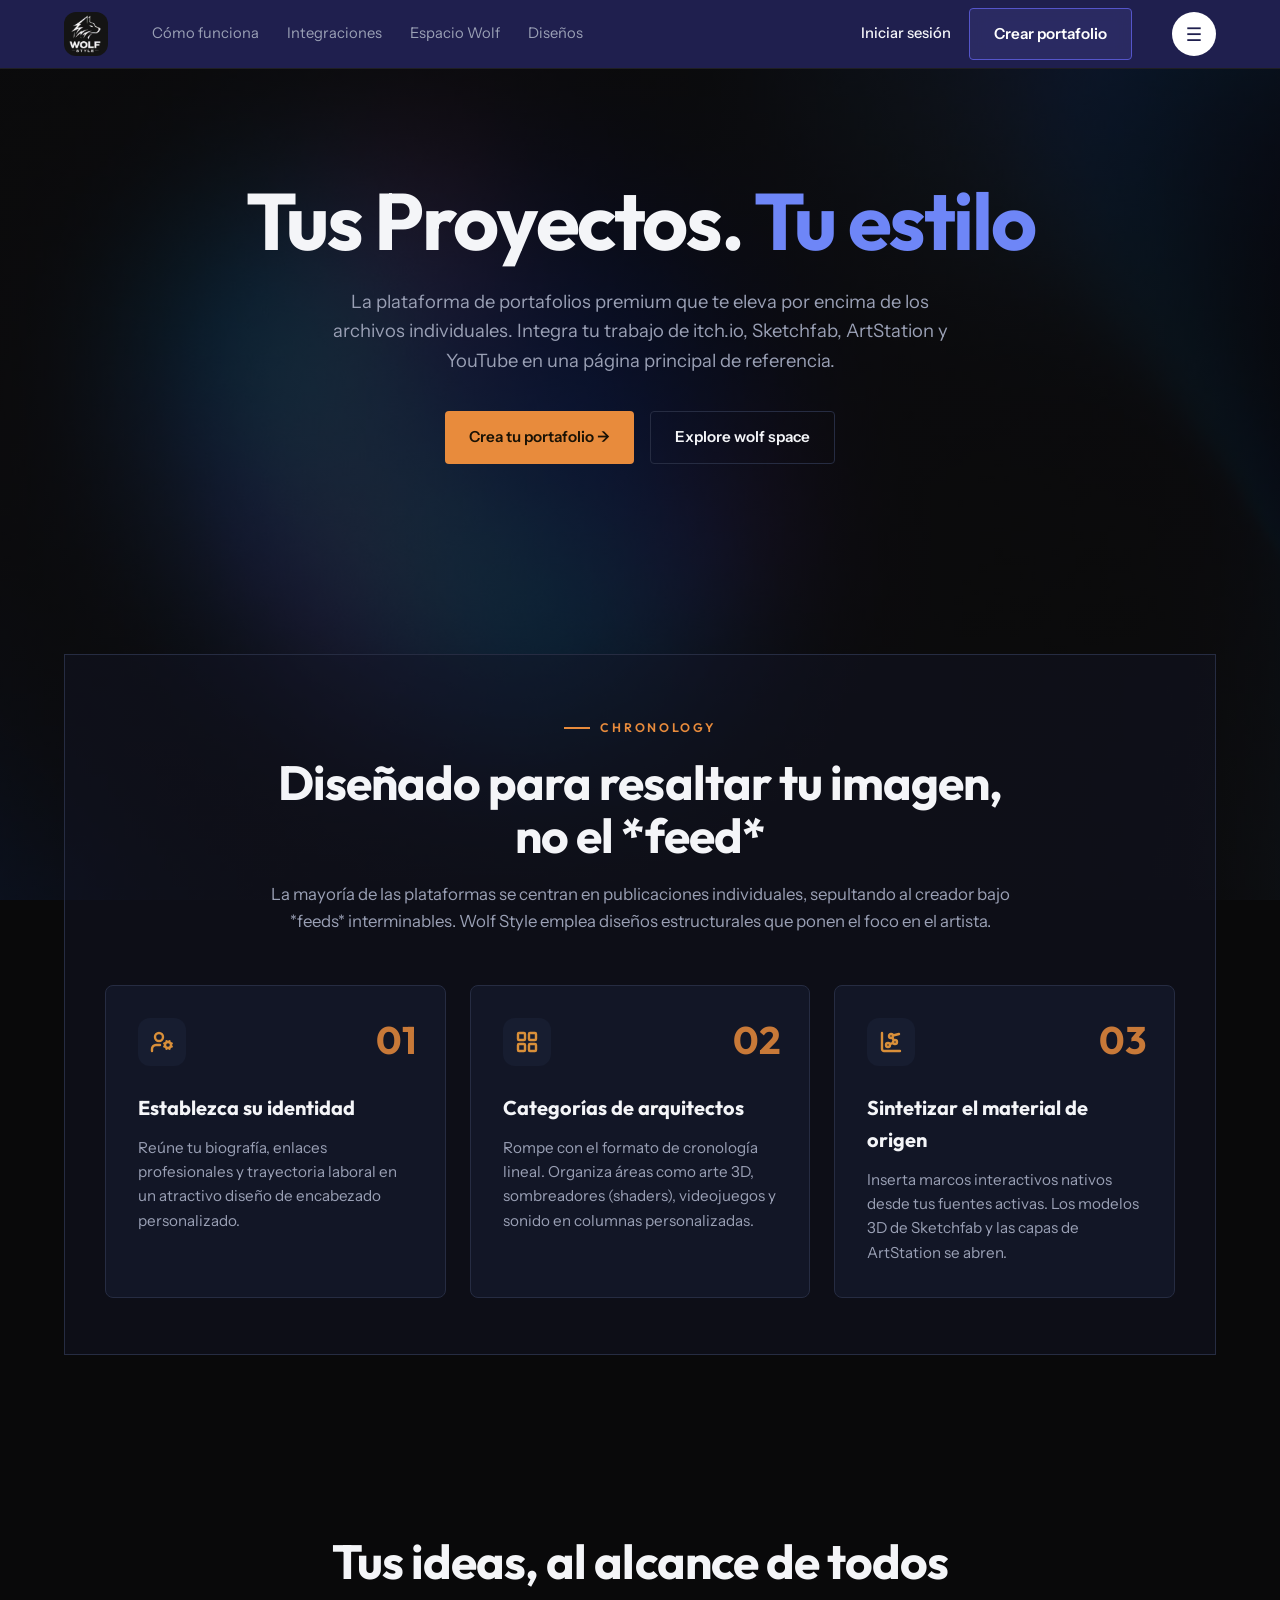
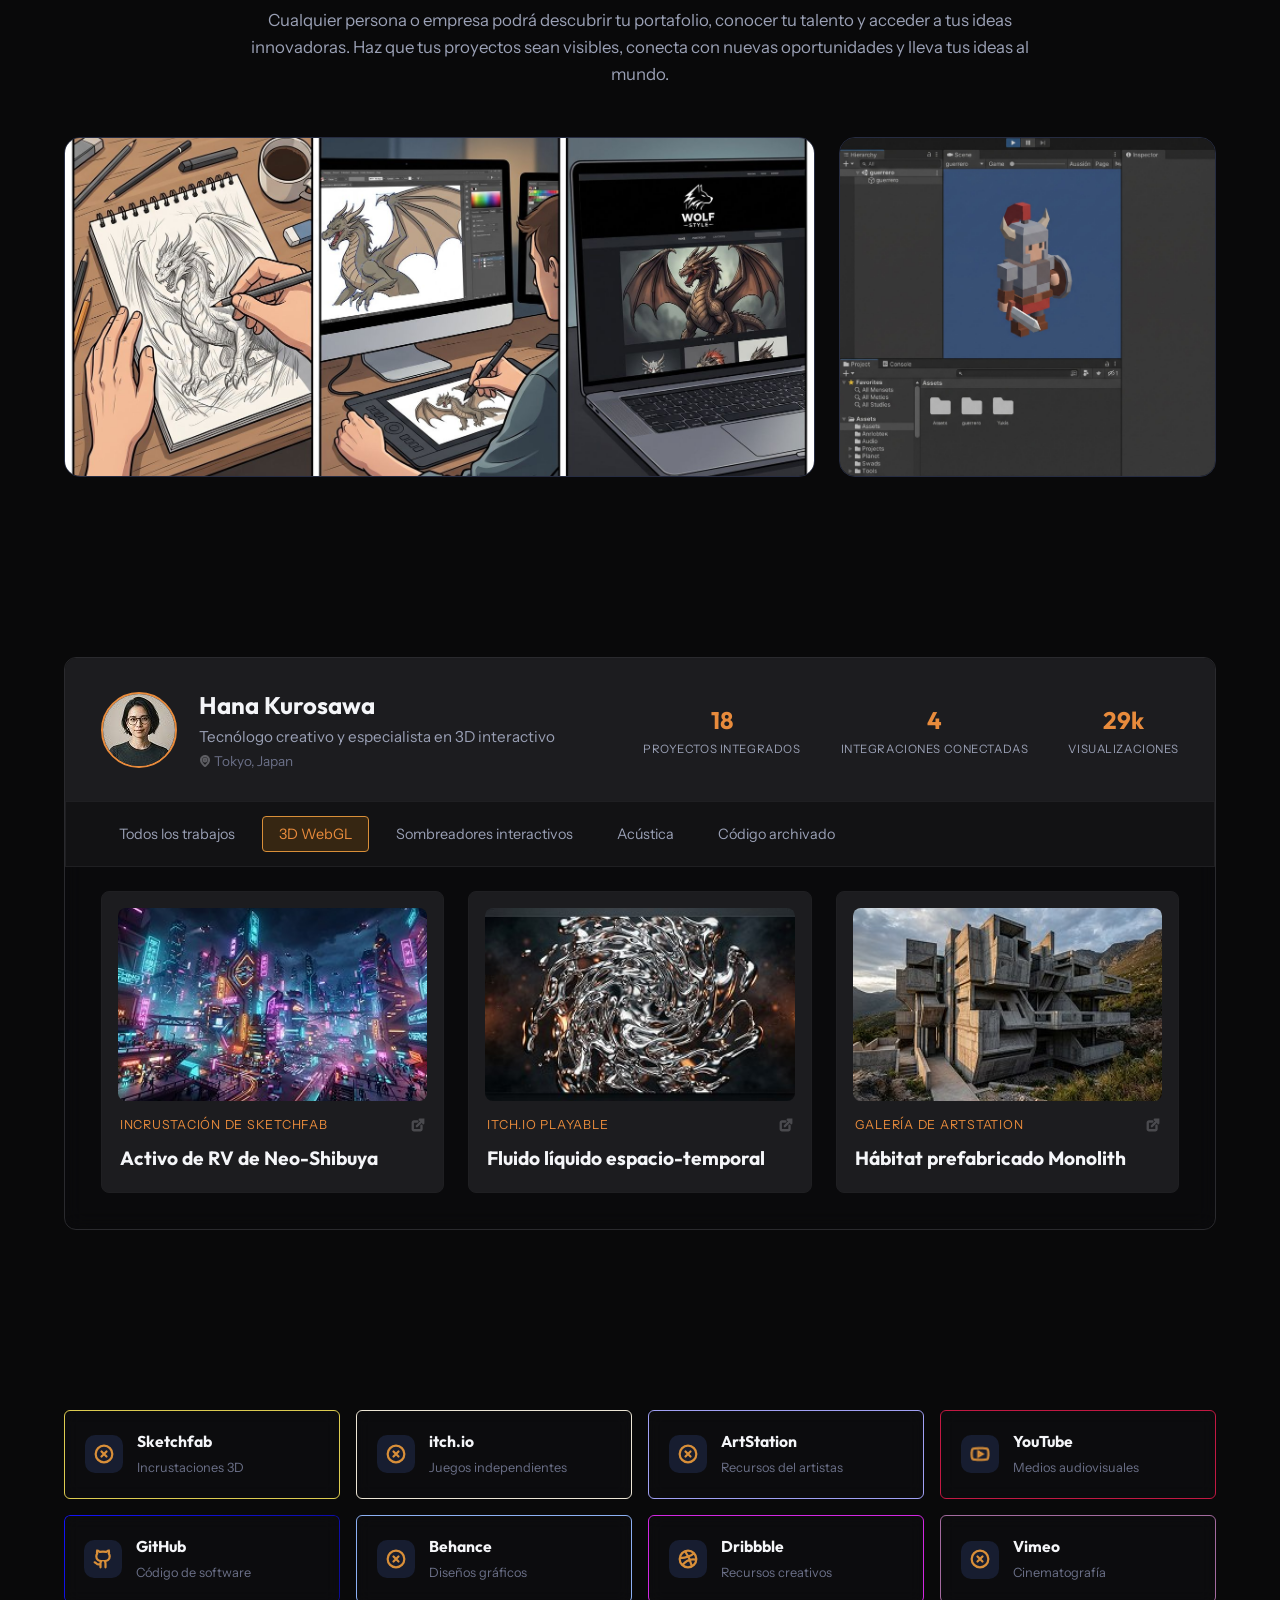
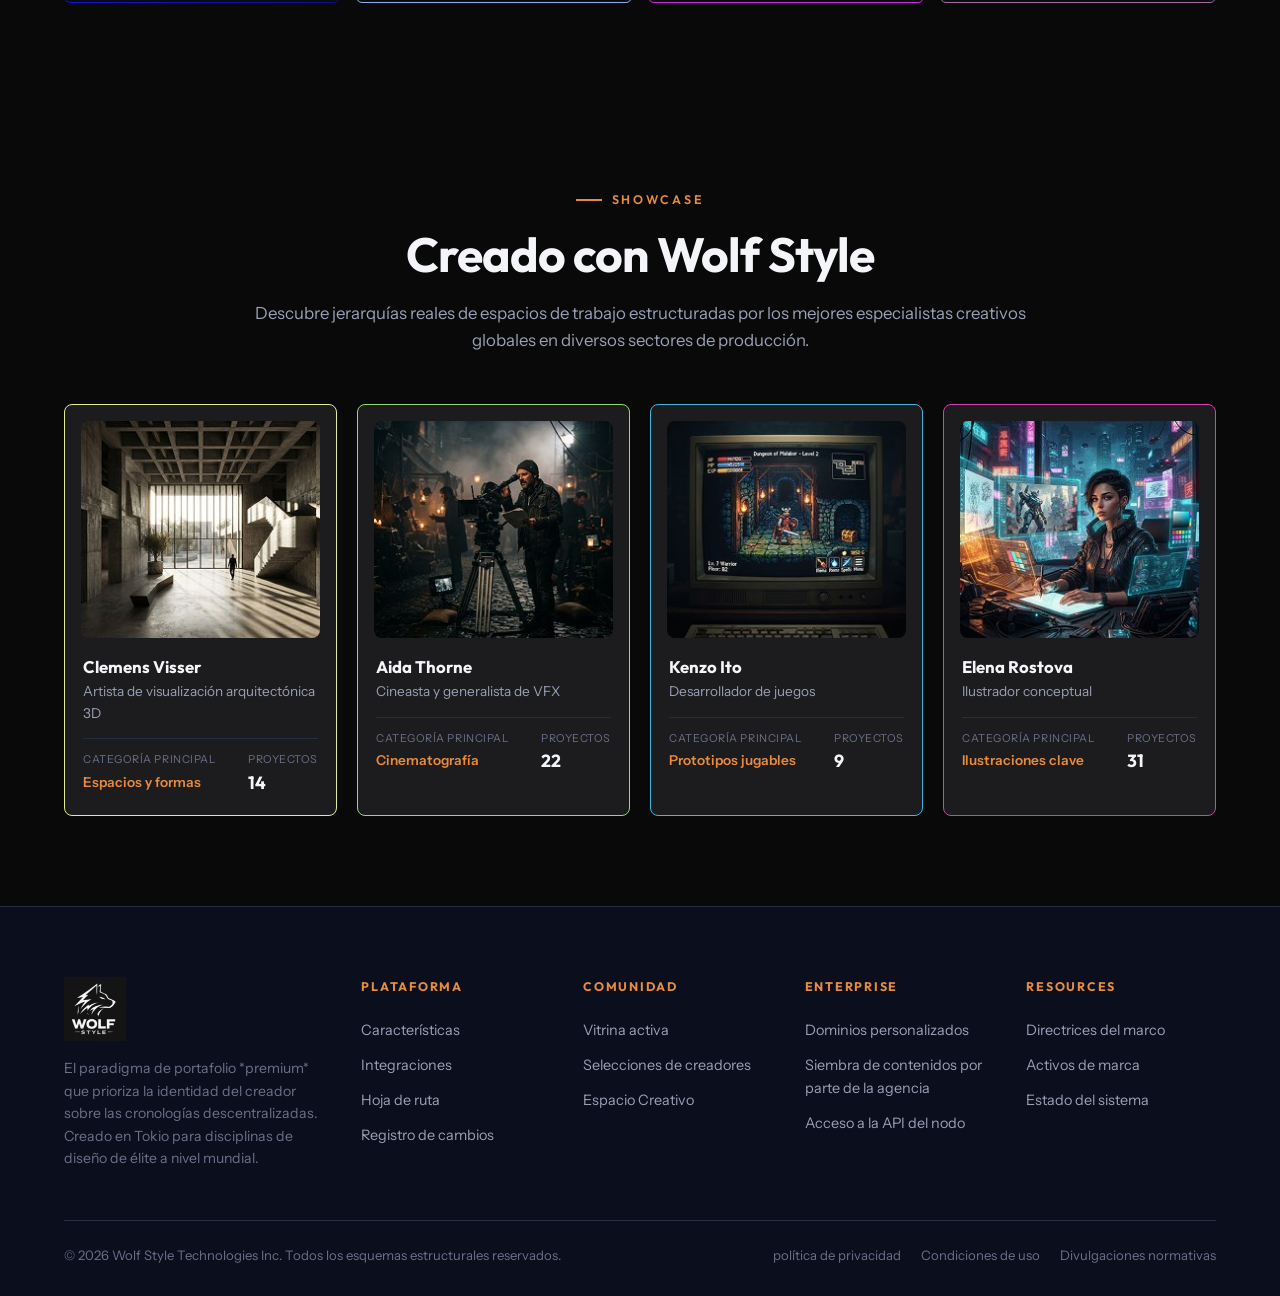
<file: index.html>
<!doctype html>
<html lang="es">
<head>
  <meta charset="utf-8">
  <meta name="viewport" content="width=device-width, initial-scale=1">
  <title>Wolf Style — Tus Proyectos. Tu estilo</title>
  <link rel="preconnect" href="https://fonts.googleapis.com">
  <link rel="preconnect" href="https://fonts.gstatic.com" crossorigin>
  <link href="https://fonts.googleapis.com/css2?family=Instrument+Sans:wght@400;500;600;700&family=Outfit:wght@400;500;600;700&display=swap" rel="stylesheet">
  <link rel="stylesheet" href="css/estilos.css">
</head>
<body>

  <!-- navegacion -->
  <header class="nav" id="nav">
    <div class="contenedor nav-inner">
      <a class="marca" href="index.html"><img src="img/logo-wolf.png" alt="Wolf Style" class="logo-img"></a>
      <nav class="nav-links">
        <a href="#como-funciona">Cómo funciona</a>
        <a href="#integraciones">Integraciones</a>
        <a href="#showcase">Espacio Wolf</a>
        <a href="#showcase">Diseños</a>
      </nav>
      <div class="nav-acciones" id="navAcciones">
        <a class="nav-signin" href="login.html">Iniciar sesión</a>
        <a class="boton boton-nav-out" href="registro.html">Crear portafolio</a>
      </div>
      <button class="nav-burger" id="burger" aria-label="Menú">☰</button>
    </div>
  </header>

  <!-- hero -->
  <section class="hero">
    <div class="contenedor hero-inner">
      <h1><span class="h-blanco">Tus Proyectos.</span> <span class="h-azul">Tu estilo</span></h1>
      <p>La plataforma de portafolios premium que te eleva por encima de los archivos individuales. Integra tu trabajo de itch.io, Sketchfab, ArtStation y YouTube en una página principal de referencia.</p>
      <div class="hero-botones">
        <a class="boton boton-naranja" href="registro.html">Crea tu portafolio →</a>
        <a class="boton boton-borde" href="#showcase">Explore wolf space</a>
      </div>
    </div>
  </section>

  <!-- como funciona (chronology) -->
  <section class="seccion" id="como-funciona">
    <div class="contenedor">
      <div class="caja-chrono">
        <div class="titulo-seccion">
          <span class="etiqueta">Chronology</span>
          <h2>Diseñado para resaltar tu imagen, no el *feed*</h2>
          <p>La mayoría de las plataformas se centran en publicaciones individuales, sepultando al creador bajo *feeds* interminables. Wolf Style emplea diseños estructurales que ponen el foco en el artista.</p>
        </div>
        <div class="grid-features">
          <article class="feature">
            <span class="feature-num">01</span>
            <div class="feature-icono"><img src="img/ic-identidad.svg" alt=""></div>
            <h3>Establezca su identidad</h3>
            <p>Reúne tu biografía, enlaces profesionales y trayectoria laboral en un atractivo diseño de encabezado personalizado.</p>
          </article>
          <article class="feature">
            <span class="feature-num">02</span>
            <div class="feature-icono"><img src="img/ic-categorias.svg" alt=""></div>
            <h3>Categorías de arquitectos</h3>
            <p>Rompe con el formato de cronología lineal. Organiza áreas como arte 3D, sombreadores (shaders), videojuegos y sonido en columnas personalizadas.</p>
          </article>
          <article class="feature">
            <span class="feature-num">03</span>
            <div class="feature-icono"><img src="img/ic-sintetizar.svg" alt=""></div>
            <h3>Sintetizar el material de origen</h3>
            <p>Inserta marcos interactivos nativos desde tus fuentes activas. Los modelos 3D de Sketchfab y las capas de ArtStation se abren.</p>
          </article>
        </div>
      </div>
    </div>
  </section>

  <!-- tus ideas (seccion nueva) -->
  <section class="seccion" id="ideas">
    <div class="contenedor">
      <div class="titulo-seccion">
        <h2>Tus ideas, al alcance de todos</h2>
        <p>Cualquier persona o empresa podrá descubrir tu portafolio, conocer tu talento y acceder a tus ideas innovadoras. Haz que tus proyectos sean visibles, conecta con nuevas oportunidades y lleva tus ideas al mundo.</p>
      </div>
      <div class="ideas-grid">
        <div class="ideas-img grande"><img src="img/ideas-1.jpg" alt="Proceso creativo del portafolio"></div>
        <div class="ideas-img"><img src="img/ideas-2.jpg" alt="Proyecto 3D en Unity"></div>
      </div>
    </div>
  </section>

  <!-- perfil de ejemplo (si hay sesión, se reemplaza por el perfil real del usuario) -->
  <section class="seccion">
    <div class="contenedor">
      <div class="perfil" id="perfilVitrina">
        <div class="perfil-cabecera">
          <div class="perfil-foto"><img src="img/avatar.jpg" alt="Hana Kurosawa"></div>
          <div class="perfil-datos">
            <h3>Hana Kurosawa</h3>
            <div class="rol">Tecnólogo creativo y especialista en 3D interactivo</div>
            <div class="lugar"><img src="img/map-pin.png" alt="" class="pin"> Tokyo, Japan</div>
          </div>
          <div class="perfil-stats">
            <div><div class="num">18</div><div class="lbl">Proyectos integrados</div></div>
            <div><div class="num">4</div><div class="lbl">Integraciones conectadas</div></div>
            <div><div class="num">29k</div><div class="lbl">Visualizaciones</div></div>
          </div>
        </div>

        <div class="tabs" id="tabs">
          <button class="tab">Todos los trabajos</button>
          <button class="tab activo">3D WebGL</button>
          <button class="tab">Sombreadores interactivos</button>
          <button class="tab">Acústica</button>
          <button class="tab">Código archivado</button>
        </div>

        <div class="grid-proyectos">
          <article class="proyecto">
            <div class="proyecto-img"><img src="img/proj-1.jpg" alt="Activo de RV de Neo-Shibuya"></div>
            <div class="proyecto-cuerpo"><div class="proyecto-tag-row"><span class="proyecto-tag">Incrustación de Sketchfab</span><span class="link"><img src="img/external-link.svg" alt=""></span></div><h4>Activo de RV de Neo-Shibuya</h4></div>
          </article>
          <article class="proyecto">
            <div class="proyecto-img"><img src="img/proj-2.jpg" alt="Fluido líquido espacio-temporal"></div>
            <div class="proyecto-cuerpo"><div class="proyecto-tag-row"><span class="proyecto-tag">itch.io Playable</span><span class="link"><img src="img/external-link.svg" alt=""></span></div><h4>Fluido líquido espacio-temporal</h4></div>
          </article>
          <article class="proyecto">
            <div class="proyecto-img"><img src="img/proj-3.jpg" alt="Hábitat prefabricado Monolith"></div>
            <div class="proyecto-cuerpo"><div class="proyecto-tag-row"><span class="proyecto-tag">Galería de ArtStation</span><span class="link"><img src="img/external-link.svg" alt=""></span></div><h4>Hábitat prefabricado Monolith</h4></div>
          </article>
        </div>
      </div>
    </div>
  </section>

  <!-- integraciones -->
  <section class="seccion" id="integraciones">
    <div class="contenedor">
      <div class="grid-integra">
        <div class="integra" style="border-color:#DDCC51"><span class="integra-ic"><img src="img/ic-generic.svg" alt=""></span><div><b>Sketchfab</b><span>Incrustaciones 3D</span></div></div>
        <div class="integra" style="border-color:#EDE6D6"><span class="integra-ic"><img src="img/ic-generic.svg" alt=""></span><div><b>itch.io</b><span>Juegos independientes</span></div></div>
        <div class="integra" style="border-color:#A1A1F5"><span class="integra-ic"><img src="img/ic-generic.svg" alt=""></span><div><b>ArtStation</b><span>Recursos del artistas</span></div></div>
        <div class="integra" style="border-color:#C21943"><span class="integra-ic"><img src="img/youtube.png" alt=""></span><div><b>YouTube</b><span>Medios audiovisuales</span></div></div>
        <div class="integra integra-github"><span class="integra-ic"><img src="img/github.svg" alt=""></span><div><b>GitHub</b><span>Código de software</span></div></div>
        <div class="integra" style="border-color:#8CB0F4"><span class="integra-ic"><img src="img/ic-generic.svg" alt=""></span><div><b>Behance</b><span>Diseños gráficos</span></div></div>
        <div class="integra" style="border-color:#D228E2"><span class="integra-ic"><img src="img/ic-dribbble.svg" alt=""></span><div><b>Dribbble</b><span>Recursos creativos</span></div></div>
        <div class="integra" style="border-color:#A36B9F"><span class="integra-ic"><img src="img/ic-generic.svg" alt=""></span><div><b>Vimeo</b><span>Cinematografía</span></div></div>
      </div>
    </div>
  </section>

  <!-- showcase -->
  <section class="seccion" id="showcase">
    <div class="contenedor">
      <div class="titulo-seccion">
        <span class="etiqueta">Showcase</span>
        <h2>Creado con Wolf Style</h2>
        <p>Descubre jerarquías reales de espacios de trabajo estructuradas por los mejores especialistas creativos globales en diversos sectores de producción.</p>
      </div>
      <div class="grid-creadores">
        <article class="creador" style="border-color:#DFED95">
          <div class="creador-img"><img src="img/show-1.jpg" alt="Clemens Visser"></div>
          <div class="creador-cuerpo">
            <h4>Clemens Visser</h4><div class="rol">Artista de visualización arquitectónica 3D</div>
            <div class="creador-meta"><div><span class="k">Categoría principal</span><span class="cat">Espacios y formas</span></div><div><span class="k">Proyectos</span><span class="n">14</span></div></div>
          </div>
        </article>
        <article class="creador" style="border-color:#97D96E">
          <div class="creador-img"><img src="img/show-2.jpg" alt="Aida Thorne"></div>
          <div class="creador-cuerpo">
            <h4>Aida Thorne</h4><div class="rol">Cineasta y generalista de VFX</div>
            <div class="creador-meta"><div><span class="k">Categoría principal</span><span class="cat">Cinematografía</span></div><div><span class="k">Proyectos</span><span class="n">22</span></div></div>
          </div>
        </article>
        <article class="creador" style="border-color:#47B6DE">
          <div class="creador-img"><img src="img/show-3.jpg" alt="Kenzo Ito"></div>
          <div class="creador-cuerpo">
            <h4>Kenzo Ito</h4><div class="rol">Desarrollador de juegos</div>
            <div class="creador-meta"><div><span class="k">Categoría principal</span><span class="cat">Prototipos jugables</span></div><div><span class="k">Proyectos</span><span class="n">9</span></div></div>
          </div>
        </article>
        <article class="creador" style="border-color:#D541B0">
          <div class="creador-img"><img src="img/show-4.jpg" alt="Elena Rostova"></div>
          <div class="creador-cuerpo">
            <h4>Elena Rostova</h4><div class="rol">Ilustrador conceptual</div>
            <div class="creador-meta"><div><span class="k">Categoría principal</span><span class="cat">Ilustraciones clave</span></div><div><span class="k">Proyectos</span><span class="n">31</span></div></div>
          </div>
        </article>
      </div>
    </div>
  </section>

  <!-- pie -->
  <footer class="footer">
    <div class="contenedor">
      <div class="footer-grid">
        <div class="footer-marca">
          <img src="img/logo-wolf.png" alt="Wolf Style" class="footer-logo">
          <p>El paradigma de portafolio *premium* que prioriza la identidad del creador sobre las cronologías descentralizadas. Creado en Tokio para disciplinas de diseño de élite a nivel mundial.</p>
        </div>
        <div class="footer-col"><h5>Plataforma</h5><a href="#">Características</a><a href="#integraciones">Integraciones</a><a href="#">Hoja de ruta</a><a href="#">Registro de cambios</a></div>
        <div class="footer-col"><h5>Comunidad</h5><a href="#showcase">Vitrina activa</a><a href="#">Selecciones de creadores</a><a href="#">Espacio Creativo</a></div>
        <div class="footer-col"><h5>Enterprise</h5><a href="#">Dominios personalizados</a><a href="#">Siembra de contenidos por parte de la agencia</a><a href="#">Acceso a la API del nodo</a></div>
        <div class="footer-col"><h5>Resources</h5><a href="#">Directrices del marco</a><a href="#">Activos de marca</a><a href="#">Estado del sistema</a></div>
      </div>
      <div class="footer-barra">
        <span>© 2026 Wolf Style Technologies Inc. Todos los esquemas estructurales reservados.</span>
        <span class="footer-legal"><a href="#">política de privacidad</a><a href="#">Condiciones de uso</a><a href="#">Divulgaciones normativas</a></span>
      </div>
    </div>
  </footer>

  <script src="js/api.js"></script>
  <script>
    // Si hay una sesión abierta, el menú del inicio muestra accesos directos a
    // "Mi portafolio" y "Editar perfil", para no tener que iniciar sesión de nuevo.
    (function () {
      try {
        if (typeof WolfAPI !== 'undefined' && WolfAPI.estaLogueado()) {
          var acc = document.getElementById('navAcciones');
          if (acc) acc.innerHTML =
            '<a class="nav-signin" href="editar-perfil.html">Editar perfil</a>' +
            '<a class="boton boton-nav-out" href="dashboard.html">Mi portafolio</a>';
        }
      } catch (e) {}
    })();

    // Si hay sesión, la vitrina de la portada muestra MI perfil y MIS proyectos
    // reales (desde la base de datos). Sin sesión, queda el perfil de ejemplo del
    // prototipo tal cual, para que el tutor lo pueda revisar offline.
    (async function () {
      try {
        if (typeof WolfAPI === 'undefined' || !WolfAPI.estaLogueado()) return;
        var p = document.getElementById('perfilVitrina');
        if (!p) return;
        var u = WolfAPI.getUser();

        // Cabecera
        var h = p.querySelector('.perfil-datos h3'); if (h) h.textContent = u.Nombre_Completo || u.Apodo || 'Mi perfil';
        var rol = p.querySelector('.perfil-datos .rol'); if (rol) rol.textContent = u.Labor || 'Creativo en Wolf Style';
        var lugar = p.querySelector('.perfil-datos .lugar');
        var ubic = [u.Ciudad, u['País']].filter(Boolean).join(', ');
        if (lugar) lugar.innerHTML = '<img src="img/map-pin.png" alt="" class="pin"> ' + (ubic || 'Colombia');
        var foto = p.querySelector('.perfil-foto img');
        if (foto && u.Imagen_Perfil) { foto.src = u.Imagen_Perfil; foto.alt = u.Nombre_Completo || ''; }

        // Proyectos reales
        var data = await WolfAPI.listarRecursosDe(WolfAPI.userId());
        var recursos = (data && data.recursos) || [];

        // Estadísticas reales (Proyectos e Integraciones). "Vistas" no existe en la
        // API, así que se oculta en vez de mostrar un número inventado o un 0.
        var cajas = p.querySelectorAll('.perfil-stats > div');
        if (cajas[0]) cajas[0].querySelector('.num').textContent = recursos.length;
        if (cajas[1]) cajas[1].querySelector('.num').textContent = new Set(recursos.map(function (r) { return r.Tipo; })).size;
        if (cajas[2]) cajas[2].style.display = 'none';

        var grid = p.querySelector('.grid-proyectos');
        if (grid) {
          if (!recursos.length) {
            grid.innerHTML = '<p style="color:#9a9ab0">Aún no tienes proyectos. <a href="subir-proyecto.html" style="color:#E88B3C">Sube el primero</a>.</p>';
          } else {
            grid.innerHTML = recursos.map(function (r) {
              var id = r.Id_Recurso || r._id;
              var img = r.Imagen_de_Portada
                ? '<div class="proyecto-img"><img src="' + r.Imagen_de_Portada + '" alt="' + (r.Nombre || '') + '" onerror="wolfImgFallback(this)"></div>'
                : '<div class="proyecto-img" style="display:grid;place-items:center;color:#8a8aa0">' + (r.Nombre || '') + '</div>';
              return '<article class="proyecto"><a href="proyecto.html?id=' + id + '" style="color:inherit;text-decoration:none">' +
                img +
                '<div class="proyecto-cuerpo"><div class="proyecto-tag-row"><span class="proyecto-tag">' + (r.Tipo || 'Proyecto') +
                '</span><span class="link"><img src="img/external-link.svg" alt=""></span></div><h4>' + (r.Nombre || 'Sin título') + '</h4></div></a></article>';
            }).join('');
          }
        }
      } catch (e) {}
    })();
  </script>
  <script src="js/main.js"></script>
</body>
</html>
</file>
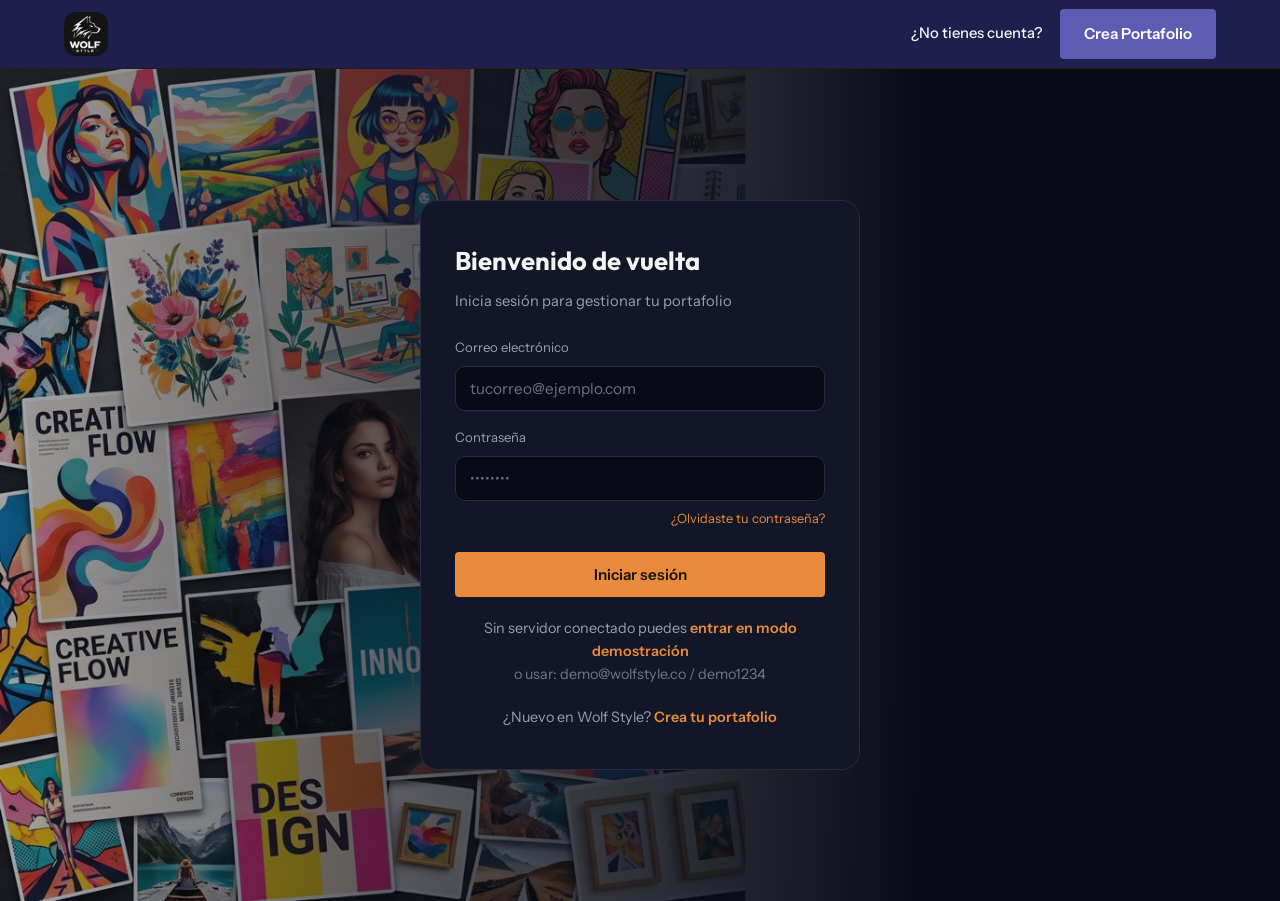
<file: dashboard.html>
<!doctype html>
<html lang="es">
<head>
  <meta charset="utf-8">
  <meta name="viewport" content="width=device-width, initial-scale=1">
  <title>Mi portafolio — Wolf Style</title>
  <link rel="preconnect" href="https://fonts.googleapis.com">
  <link rel="preconnect" href="https://fonts.gstatic.com" crossorigin>
  <link href="https://fonts.googleapis.com/css2?family=Instrument+Sans:wght@400;500;600;700&family=Outfit:wght@400;500;600;700&display=swap" rel="stylesheet">
  <link rel="stylesheet" href="css/estilos.css">
</head>
<body>
  <header class="barra">
    <a class="marca" href="index.html"><img src="img/logo-wolf.png" alt="Wolf Style" class="logo-img"></a>
    <div class="acciones-nav">
      <a class="nav-signin" href="editar-perfil.html">Editar perfil</a>
      <a class="boton boton-borde" href="index.html">Cerrar sesión</a>
    </div>
  </header>

  <main class="dash">
    <div class="perfil-dash">
      <div class="izq">
        <div class="avatar-dash" id="avatar">G</div>
        <div>
          <h1 id="nombre">…</h1>
          <div class="rol" id="rol"></div>
          <div class="lugar" id="lugar"></div>
        </div>
      </div>
      <div class="stats-dash">
        <div><div class="num" id="statProyectos">0</div><div class="lbl">Proyectos</div></div>
        <div><div class="num" id="statIntegraciones">0</div><div class="lbl">Integraciones</div></div>
        <div><div class="num">29k</div><div class="lbl">Vistas</div></div>
      </div>
    </div>

    <div class="acciones-dash">
      <a class="boton boton-naranja" href="subir-proyecto.html">+ Subir proyecto</a>
      <a class="boton boton-borde" href="editar-perfil.html">Editar perfil</a>
    </div>

    <h2>Mis proyectos</h2>
    <p id="estado" style="display:none;color:#9a9ab0"></p>
    <div class="grid-proyectos" id="grid"></div>
  </main>

  <script src="js/api.js"></script>
  <script>
    if (wolfRequireAuth()) {
      const u = WolfAPI.getUser();

      // Cerrar sesion
      document.querySelector('.acciones-nav .boton-borde').addEventListener('click', (e) => {
        e.preventDefault(); WolfAPI.logout(); location.href = 'index.html';
      });

      // Perfil
      document.getElementById('nombre').textContent = u.Nombre_Completo || u.Apodo || 'Usuario';
      document.getElementById('rol').textContent = u.Labor || 'Creativo en Wolf Style';
      document.getElementById('lugar').textContent = '📍 ' + [u.Ciudad, u["País"]].filter(Boolean).join(', ');
      const avatar = document.getElementById('avatar');
      if (u.Imagen_Perfil) { avatar.style.background = "center/cover url('" + u.Imagen_Perfil + "')"; avatar.textContent = ''; }
      else avatar.textContent = (u.Nombre_Completo || u.Apodo || '?').trim().charAt(0).toUpperCase();

      const grid = document.getElementById('grid');
      const estado = document.getElementById('estado');
      const verEstado = t => { estado.style.display = 'block'; estado.textContent = t; };

      (async () => {
        try {
          const data = await WolfAPI.listarRecursosDe(WolfAPI.userId());
          const recursos = data.recursos || [];
          document.getElementById('statProyectos').textContent = recursos.length;
          document.getElementById('statIntegraciones').textContent = new Set(recursos.map(r => r.Tipo)).size;
          if (!recursos.length) return verEstado('Aún no tienes proyectos. ¡Sube el primero!');
          grid.innerHTML = recursos.map(r => {
            const id = r.Id_Recurso || r._id;
            const img = r.Imagen_de_Portada
              ? '<div class="proyecto-img"><img src="' + r.Imagen_de_Portada + '" alt="' + (r.Nombre || '') + '" onerror="wolfImgFallback(this)"></div>'
              : '<div class="proyecto-img" style="display:grid;place-items:center;color:#8a8aa0">' + (r.Nombre || '') + '</div>';
            return '<article class="proyecto"><a href="proyecto.html?id=' + id + '" style="color:inherit;text-decoration:none">' +
              img +
              '<div class="proyecto-cuerpo"><div class="proyecto-tag-row"><span class="proyecto-tag">' + (r.Tipo || 'Proyecto') +
              '</span><span class="link"><img src="img/external-link.svg" alt=""></span></div><h4>' + (r.Nombre || 'Sin título') + '</h4></div></a></article>';
          }).join('');
        } catch (e) { verEstado('No se pudieron cargar los proyectos: ' + e.message); }
      })();
    }
  </script>
</body>
</html>
</file>
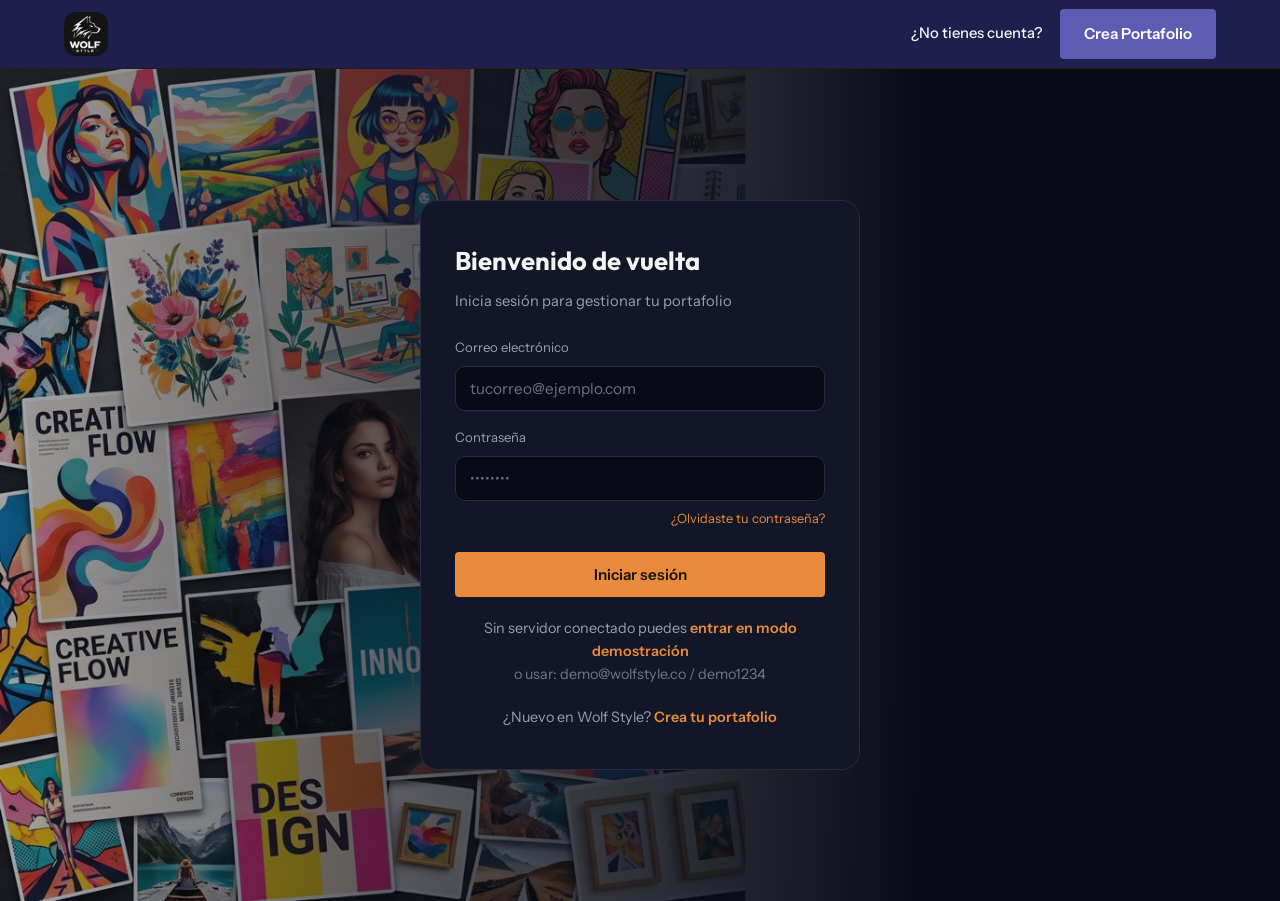
<file: editar-perfil.html>
<!doctype html>
<html lang="es">
<head>
  <meta charset="utf-8">
  <meta name="viewport" content="width=device-width, initial-scale=1">
  <title>Editar perfil — Wolf Style</title>
  <link rel="preconnect" href="https://fonts.googleapis.com">
  <link rel="preconnect" href="https://fonts.gstatic.com" crossorigin>
  <link href="https://fonts.googleapis.com/css2?family=Instrument+Sans:wght@400;500;600;700&family=Outfit:wght@400;500;600;700&display=swap" rel="stylesheet">
  <link rel="stylesheet" href="css/estilos.css">
</head>
<body>
  <header class="nav">
    <div class="contenedor nav-inner">
      <a class="marca" href="dashboard.html"><img src="img/logo-wolf.png" alt="Wolf Style" class="logo-img"></a>
      <div class="nav-acciones">
        <a class="boton boton-borde" href="dashboard.html">← Volver</a>
      </div>
    </div>
  </header>

  <main class="auth auth-editar">
    <div class="auth-card ancho">
      <h1>Editar perfil</h1>
      <p class="sub">Actualiza tu información pública</p>

      <div class="fila">
        <div class="campo"><label for="nombre">Nombre completo</label><input type="text" id="nombre"></div>
        <div class="campo"><label for="apodo">Apodo</label><input type="text" id="apodo"></div>
      </div>
      <div class="campo"><label for="labor">Profesión / rol</label><input type="text" id="labor"></div>
      <div class="campo"><label for="imagen">Imagen de perfil (URL)</label><input type="url" id="imagen" placeholder="https://...jpg"></div>
      <div class="campo"><label for="descripcion">Descripción (máx. 500)</label><textarea id="descripcion" maxlength="500" placeholder="Cuéntanos sobre ti…"></textarea></div>
      <div class="campo"><label for="pass">Nueva contraseña (opcional)</label><input type="password" id="pass" placeholder="Déjalo vacío para no cambiarla"></div>

      <p id="msg" style="display:none;margin:0 0 14px;font-size:.9rem"></p>
      <button type="button" id="btnGuardar" class="boton boton-naranja boton-full">Guardar cambios</button>
    </div>
  </main>

  <script src="js/api.js"></script>
  <script>
    if (wolfRequireAuth()) {
      const u = WolfAPI.getUser();
      const g = id => document.getElementById(id);
      g('nombre').value = u.Nombre_Completo || '';
      g('apodo').value = u.Apodo || '';
      g('labor').value = u.Labor || '';
      g('imagen').value = u.Imagen_Perfil || '';
      g('descripcion').value = u.Descripcion || '';

      const msg = g('msg');
      const aviso = (t, color) => { msg.style.display = 'block'; msg.textContent = t; msg.style.color = color; };

      g('btnGuardar').addEventListener('click', async () => {
        const datos = {
          Nombre_Completo: g('nombre').value.trim(), Apodo: g('apodo').value.trim(),
          Labor: g('labor').value.trim(), Descripcion: g('descripcion').value.trim(),
          Imagen_Perfil: g('imagen').value.trim()
        };
        if (g('pass').value) datos.Contrasena = g('pass').value;
        aviso('Guardando…', '#cfcfe0');
        try {
          const actualizado = await WolfAPI.actualizarUsuario(WolfAPI.userId(), datos);
          WolfAPI.setUser({ ...u, ...actualizado });
          aviso('¡Perfil actualizado! Redirigiendo…', '#8ae6a0');
          setTimeout(() => location.href = 'dashboard.html', 800);
        } catch (e) { aviso(e.message, '#ff8a8a'); }
      });
    }
  </script>
</body>
</html>
</file>
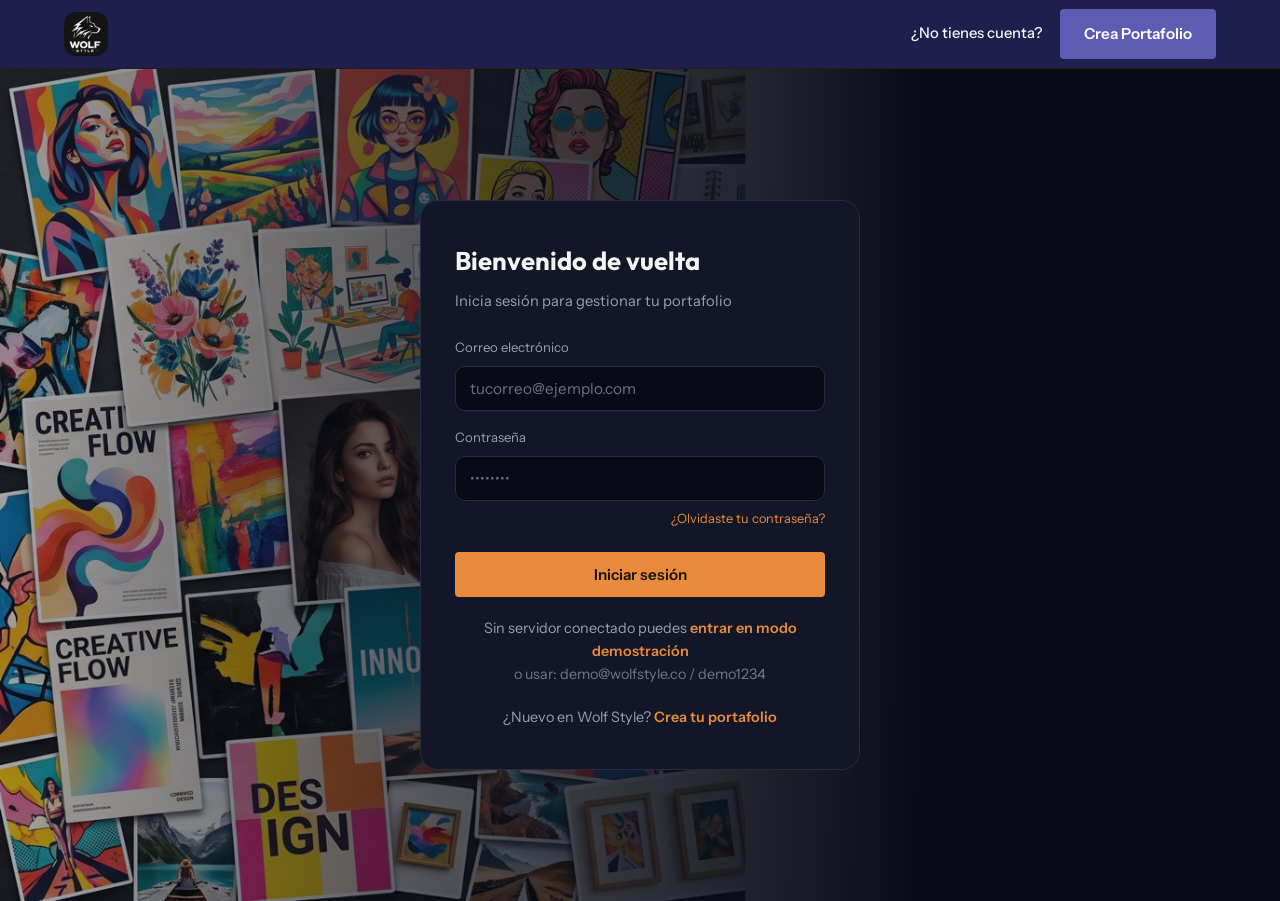
<file: login.html>
<!doctype html>
<html lang="es">
<head>
  <meta charset="utf-8">
  <meta name="viewport" content="width=device-width, initial-scale=1">
  <title>Iniciar sesión — Wolf Style</title>
  <link rel="preconnect" href="https://fonts.googleapis.com">
  <link rel="preconnect" href="https://fonts.gstatic.com" crossorigin>
  <link href="https://fonts.googleapis.com/css2?family=Instrument+Sans:wght@400;500;600;700&family=Outfit:wght@400;500;600;700&display=swap" rel="stylesheet">
  <link rel="stylesheet" href="css/estilos.css">
</head>
<body>
  <header class="nav">
    <div class="contenedor nav-inner">
      <a class="marca" href="index.html"><img src="img/logo-wolf.png" alt="Wolf Style" class="logo-img"></a>
      <div class="nav-acciones">
        <a class="nav-signin" href="registro.html">¿No tienes cuenta?</a>
        <a class="boton boton-indigo" href="registro.html">Crea Portafolio</a>
      </div>
    </div>
  </header>

  <main class="auth auth-moodboard">
    <div class="auth-card">
      <h1>Bienvenido de vuelta</h1>
      <p class="sub">Inicia sesión para gestionar tu portafolio</p>
      <div class="campo">
        <label for="correo">Correo electrónico</label>
        <input type="email" id="correo" placeholder="tucorreo@ejemplo.com">
      </div>
      <div class="campo">
        <label for="pass">Contraseña</label>
        <input type="password" id="pass" placeholder="••••••••">
        <a class="olvide" href="#">¿Olvidaste tu contraseña?</a>
      </div>
      <p id="msg" style="display:none;margin:0 0 14px;font-size:.9rem"></p>
      <button type="button" id="btnLogin" class="boton boton-naranja boton-full">Iniciar sesión</button>
      <p id="avisoDemo" class="auth-alt" style="display:none">
        Sin servidor conectado puedes <a href="#" id="linkDemo">entrar en modo demostración</a><br>
        <span style="opacity:.7">o usar: demo@wolfstyle.co / demo1234</span>
      </p>
      <p class="auth-alt">¿Nuevo en Wolf Style? <a href="registro.html">Crea tu portafolio</a></p>
    </div>
  </main>

  <script src="js/api.js"></script>
  <script>
    const msg = document.getElementById('msg');
    const aviso = (t, color) => { msg.style.display = 'block'; msg.textContent = t; msg.style.color = color; };

    document.getElementById('btnLogin').addEventListener('click', async () => {
      const correo = document.getElementById('correo').value.trim();
      const pass = document.getElementById('pass').value;
      if (!correo || !pass) return aviso('Completa el correo y la contraseña.', '#ff8a8a');
      aviso('Verificando…', '#cfcfe0');
      try {
        await WolfAPI.login({ Correo_Electronico: correo, Contrasena: pass });
        location.href = 'dashboard.html';
      } catch (e) {
        aviso(e.message || 'No se pudo iniciar sesión.', '#ff8a8a');
      }
    });

    // Si la API no esta arriba, ofrecer el modo demostracion para revisar offline
    WolfAPI.probarApi().then(ok => { if (!ok) document.getElementById('avisoDemo').style.display = 'block'; });
    document.getElementById('linkDemo').addEventListener('click', (e) => {
      e.preventDefault(); WolfAPI.entrarDemo(); location.href = 'dashboard.html';
    });
  </script>
</body>
</html>
</file>
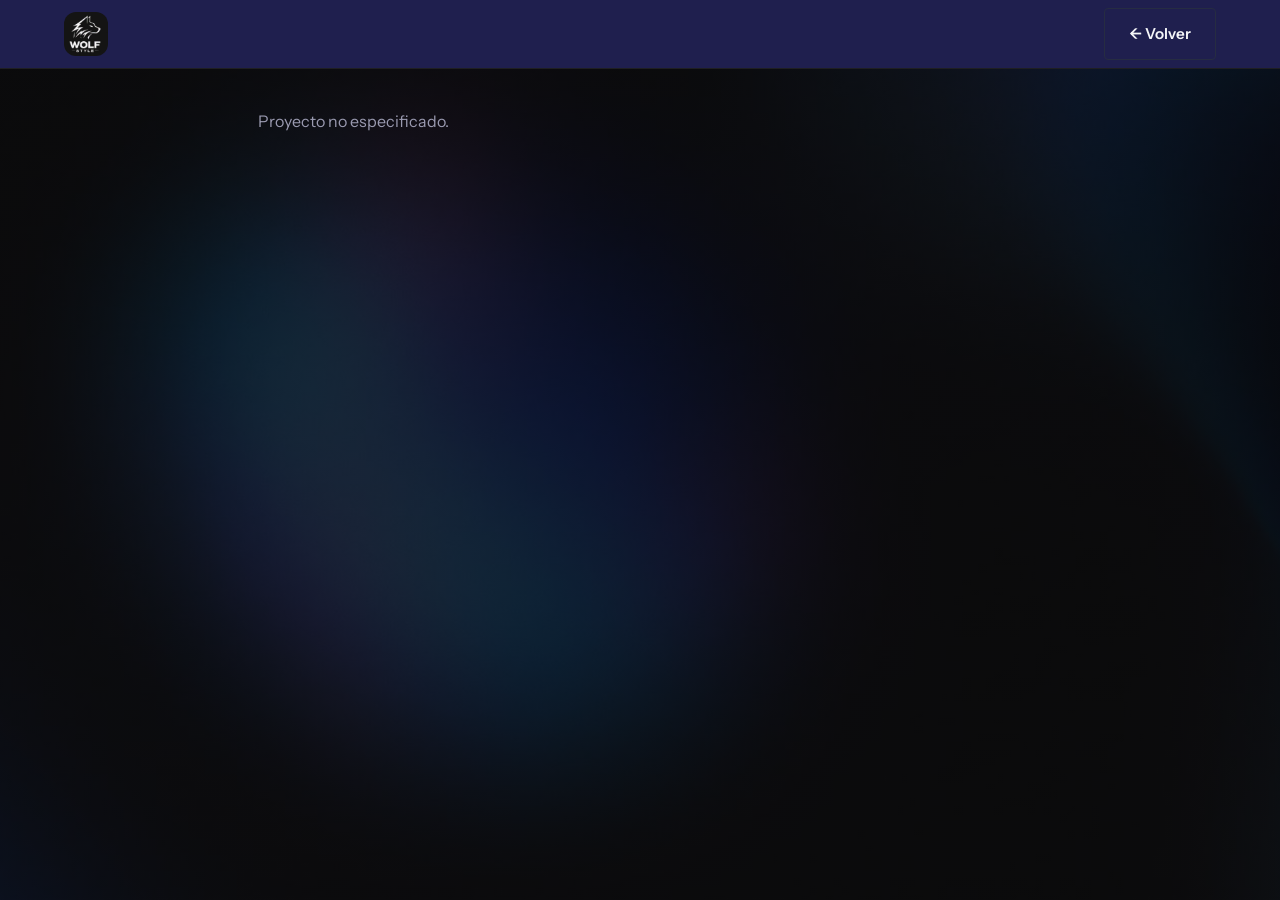
<file: proyecto.html>
<!doctype html>
<html lang="es">
<head>
  <meta charset="utf-8">
  <meta name="viewport" content="width=device-width, initial-scale=1">
  <title>Proyecto — Wolf Style</title>
  <link rel="preconnect" href="https://fonts.googleapis.com">
  <link rel="preconnect" href="https://fonts.gstatic.com" crossorigin>
  <link href="https://fonts.googleapis.com/css2?family=Instrument+Sans:wght@400;500;600;700&family=Outfit:wght@400;500;600;700&display=swap" rel="stylesheet">
  <link rel="stylesheet" href="css/estilos.css">
</head>
<body>
  <header class="nav">
    <div class="contenedor nav-inner">
      <a class="marca" href="dashboard.html"><img src="img/logo-wolf.png" alt="Wolf Style" class="logo-img"></a>
      <div class="nav-acciones">
        <a class="boton boton-borde" href="dashboard.html">← Volver</a>
      </div>
    </div>
  </header>

  <main class="dash" style="max-width:860px">
    <p id="estado" style="display:none;color:#9a9ab0"></p>
    <article id="detalle" style="display:none">
      <span class="proyecto-tag" id="tipo"></span>
      <h1 id="nombre" style="margin:12px 0 6px"></h1>
      <div id="meta" style="color:#9a9ab0;margin-bottom:22px"></div>
      <div class="proyecto-img" id="portada" style="aspect-ratio:16/9;margin-bottom:22px"></div>
      <p id="descripcion" style="color:#c7c7d6;line-height:1.6"></p>
      <div style="margin-top:26px;display:flex;gap:12px;flex-wrap:wrap">
        <a class="boton boton-naranja" id="enlace" target="_blank" rel="noopener">Abrir en la fuente ↗</a>
        <button type="button" class="boton boton-borde" id="eliminar" style="display:none">Eliminar</button>
      </div>
    </article>
  </main>

  <script src="js/api.js"></script>
  <script>
    const estado = document.getElementById('estado');
    const verEstado = t => { estado.style.display = 'block'; estado.textContent = t; };
    const id = new URLSearchParams(location.search).get('id');

    (async () => {
      if (!id) return verEstado('Proyecto no especificado.');
      try {
        const r = await WolfAPI.getRecurso(id);
        document.getElementById('detalle').style.display = 'block';
        document.getElementById('tipo').textContent = r.Tipo || 'Proyecto';
        document.getElementById('nombre').textContent = r.Nombre || 'Sin título';
        document.getElementById('meta').textContent = (r.Ano || '') + ' · ★ ' + (r.Estrellas != null ? r.Estrellas : '—') + '/5';
        document.getElementById('descripcion').textContent = r.Descripcion || 'Sin descripción.';
        document.getElementById('enlace').href = r.Enlace || '#';
        const portada = document.getElementById('portada');
        if (r.Imagen_de_Portada) portada.innerHTML = '<img src="' + r.Imagen_de_Portada + '" alt="' + (r.Nombre || '') + '" style="width:100%;height:100%;object-fit:cover" onerror="wolfImgFallback(this)">';

        // Boton eliminar solo si el proyecto es del usuario en sesion
        if (WolfAPI.estaLogueado() && String(r.Id_Usuario) === String(WolfAPI.userId())) {
          const del = document.getElementById('eliminar');
          del.style.display = 'inline-flex';
          del.addEventListener('click', async () => {
            if (!confirm('¿Eliminar este proyecto?')) return;
            try { await WolfAPI.eliminarRecurso(id); location.href = 'dashboard.html'; }
            catch (e) { alert(e.message); }
          });
        }
      } catch (e) {
        verEstado('No se pudo cargar el proyecto: ' + e.message);
      }
    })();
  </script>
</body>
</html>
</file>
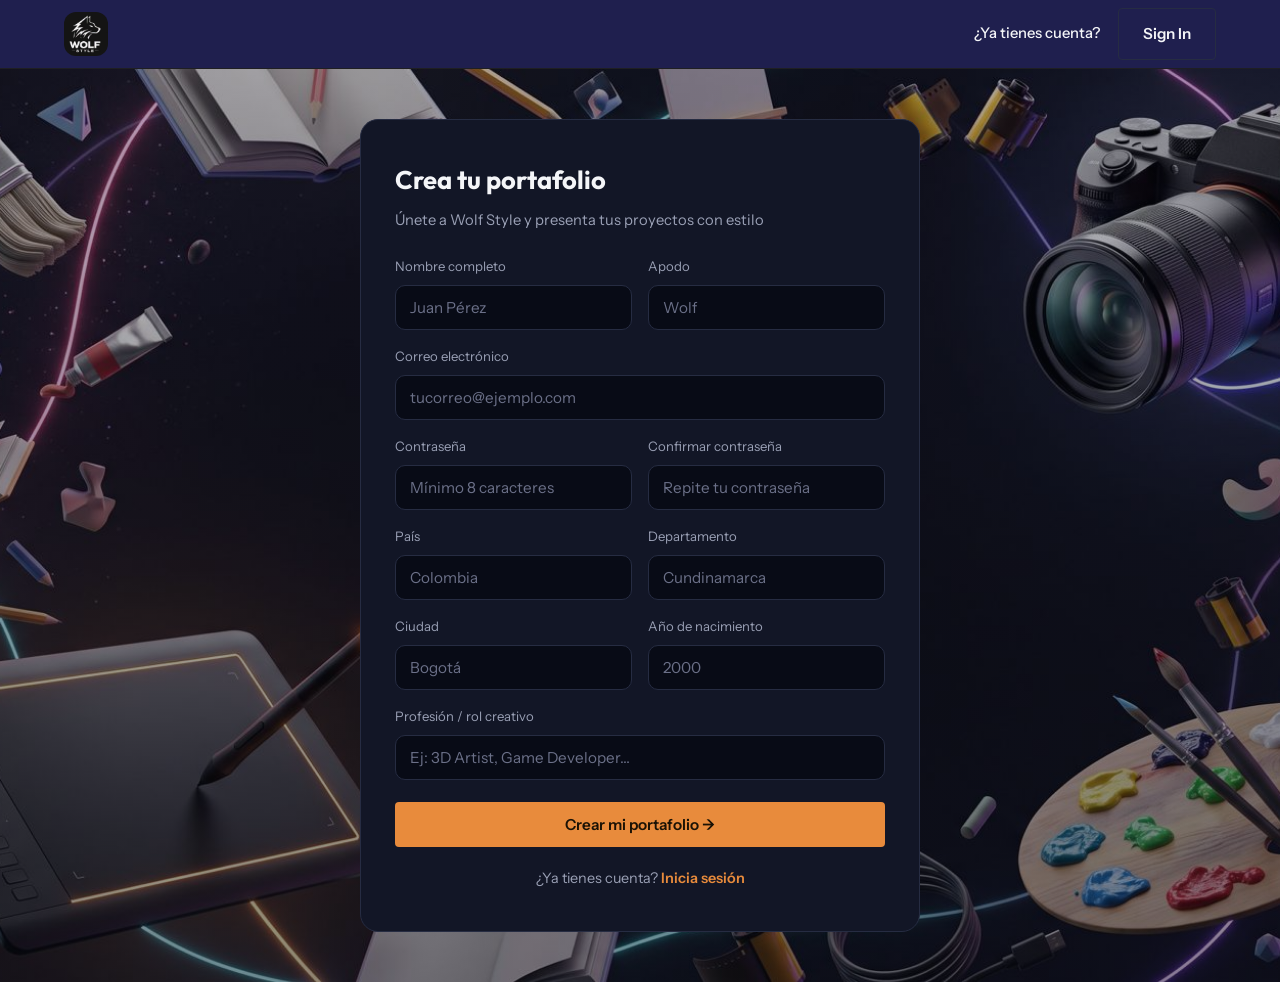
<file: registro.html>
<!doctype html>
<html lang="es">
<head>
  <meta charset="utf-8">
  <meta name="viewport" content="width=device-width, initial-scale=1">
  <title>Crear cuenta — Wolf Style</title>
  <link rel="preconnect" href="https://fonts.googleapis.com">
  <link rel="preconnect" href="https://fonts.gstatic.com" crossorigin>
  <link href="https://fonts.googleapis.com/css2?family=Instrument+Sans:wght@400;500;600;700&family=Outfit:wght@400;500;600;700&display=swap" rel="stylesheet">
  <link rel="stylesheet" href="css/estilos.css">
</head>
<body>
  <header class="nav">
    <div class="contenedor nav-inner">
      <a class="marca" href="index.html"><img src="img/logo-wolf.png" alt="Wolf Style" class="logo-img"></a>
      <div class="nav-acciones">
        <a class="nav-signin" href="login.html">¿Ya tienes cuenta?</a>
        <a class="boton boton-borde" href="login.html">Sign In</a>
      </div>
    </div>
  </header>

  <main class="auth auth-registro">
    <div class="auth-card ancho">
      <h1>Crea tu portafolio</h1>
      <p class="sub">Únete a Wolf Style y presenta tus proyectos con estilo</p>

      <div class="fila">
        <div class="campo"><label for="nombre">Nombre completo</label><input type="text" id="nombre" placeholder="Juan Pérez"></div>
        <div class="campo"><label for="apodo">Apodo</label><input type="text" id="apodo" placeholder="Wolf"></div>
      </div>
      <div class="campo"><label for="correo">Correo electrónico</label><input type="email" id="correo" placeholder="tucorreo@ejemplo.com"></div>
      <div class="fila">
        <div class="campo"><label for="pass">Contraseña</label><input type="password" id="pass" placeholder="Mínimo 8 caracteres"></div>
        <div class="campo"><label for="pass2">Confirmar contraseña</label><input type="password" id="pass2" placeholder="Repite tu contraseña"></div>
      </div>
      <div class="fila">
        <div class="campo"><label for="pais">País</label><input type="text" id="pais" placeholder="Colombia"></div>
        <div class="campo"><label for="depto">Departamento</label><input type="text" id="depto" placeholder="Cundinamarca"></div>
      </div>
      <div class="fila">
        <div class="campo"><label for="ciudad">Ciudad</label><input type="text" id="ciudad" placeholder="Bogotá"></div>
        <div class="campo"><label for="ano">Año de nacimiento</label><input type="number" id="ano" placeholder="2000"></div>
      </div>
      <div class="campo"><label for="labor">Profesión / rol creativo</label><input type="text" id="labor" placeholder="Ej: 3D Artist, Game Developer…"></div>

      <p id="msg" style="display:none;margin:0 0 14px;font-size:.9rem"></p>
      <button type="button" id="btnRegistro" class="boton boton-naranja boton-full">Crear mi portafolio →</button>
      <p class="auth-alt">¿Ya tienes cuenta? <a href="login.html">Inicia sesión</a></p>
    </div>
  </main>

  <script src="js/api.js"></script>
  <script>
    const msg = document.getElementById('msg');
    const aviso = (t, color) => { msg.style.display = 'block'; msg.textContent = t; msg.style.color = color; };
    const v = id => document.getElementById(id).value.trim();

    document.getElementById('btnRegistro').addEventListener('click', async () => {
      if (!v('nombre') || !v('apodo') || !v('correo') || !v('pais') || !v('depto') || !v('ciudad') || !v('ano'))
        return aviso('Completa todos los campos.', '#ff8a8a');
      const pass = document.getElementById('pass').value;
      if (pass.length < 8) return aviso('La contraseña debe tener al menos 8 caracteres.', '#ff8a8a');
      if (pass !== document.getElementById('pass2').value) return aviso('Las contraseñas no coinciden.', '#ff8a8a');

      const datos = {
        Nombre_Completo: v('nombre'), Apodo: v('apodo'), Correo_Electronico: v('correo'),
        Contrasena: pass, "País": v('pais'), Departamento: v('depto'), Ciudad: v('ciudad'),
        Ano_Nacimiento: Number(v('ano')), Labor: v('labor'), Descripcion: "", Imagen_Perfil: ""
      };
      aviso('Creando cuenta…', '#cfcfe0');
      try {
        await WolfAPI.registrar(datos);
        aviso('¡Cuenta creada! Redirigiendo a iniciar sesión…', '#8ae6a0');
        setTimeout(() => location.href = 'login.html', 1000);
      } catch (e) { aviso(e.message, '#ff8a8a'); }
    });
  </script>
</body>
</html>
</file>
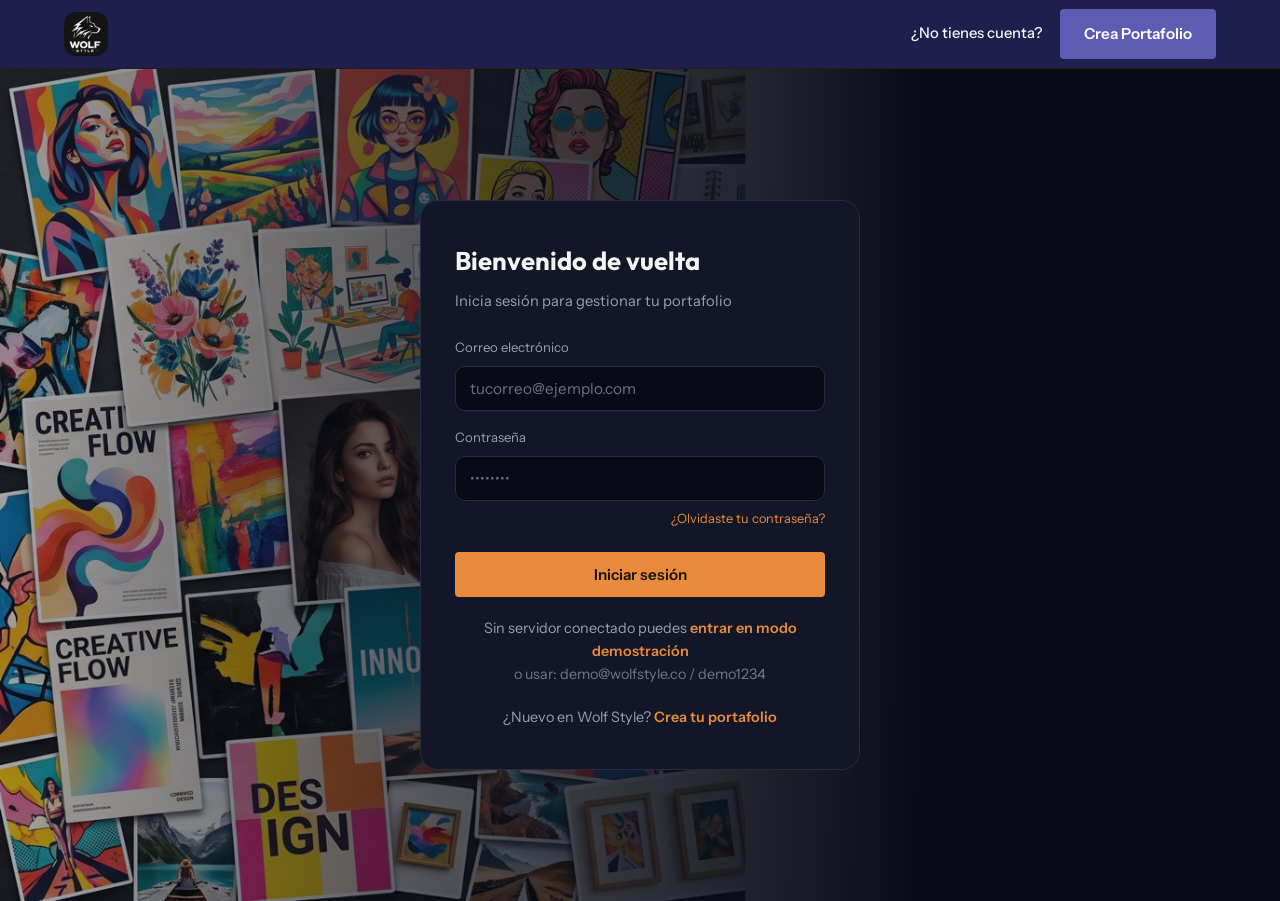
<file: subir-proyecto.html>
<!doctype html>
<html lang="es">
<head>
  <meta charset="utf-8">
  <meta name="viewport" content="width=device-width, initial-scale=1">
  <title>Subir proyecto — Wolf Style</title>
  <link rel="preconnect" href="https://fonts.googleapis.com">
  <link rel="preconnect" href="https://fonts.gstatic.com" crossorigin>
  <link href="https://fonts.googleapis.com/css2?family=Instrument+Sans:wght@400;500;600;700&family=Outfit:wght@400;500;600;700&display=swap" rel="stylesheet">
  <link rel="stylesheet" href="css/estilos.css">
</head>
<body>
  <header class="nav">
    <div class="contenedor nav-inner">
      <a class="marca" href="dashboard.html"><img src="img/logo-wolf.png" alt="Wolf Style" class="logo-img"></a>
      <div class="nav-acciones">
        <a class="boton boton-borde" href="dashboard.html">← Volver</a>
      </div>
    </div>
  </header>

  <main class="auth auth-subir">
    <div class="auth-card ancho">
      <h1>Subir proyecto</h1>
      <p class="sub">Embebe tu trabajo desde una fuente externa</p>

      <div class="campo"><label for="nombre">Nombre del proyecto</label><input type="text" id="nombre" placeholder="Neo-Shibuya VR Asset"></div>
      <div class="fila">
        <div class="campo">
          <label for="tipo">Tipo / fuente</label>
          <select id="tipo">
            <option value="">Selecciona…</option>
            <option>Sketchfab</option><option>itch.io</option><option>ArtStation</option>
            <option>YouTube</option><option>GitHub</option><option>Behance</option>
            <option>Dribbble</option><option>Vimeo</option>
          </select>
        </div>
        <div class="campo"><label for="ano">Año</label><input type="number" id="ano" placeholder="2026"></div>
      </div>
      <div class="campo"><label for="enlace">Enlace / embed URL</label><input type="url" id="enlace" placeholder="https://sketchfab.com/models/..."></div>
      <div class="fila">
        <div class="campo"><label for="imagen">Imagen de portada (URL)</label><input type="url" id="imagen" placeholder="https://...jpg"></div>
        <div class="campo"><label for="estrellas">Calificación (0–5)</label><input type="number" id="estrellas" placeholder="5" min="0" max="5"></div>
      </div>
      <div class="campo"><label for="descripcion">Descripción (máx. 500)</label><textarea id="descripcion" maxlength="500" placeholder="Breve descripción del proyecto…"></textarea></div>

      <p id="msg" style="display:none;margin:0 0 14px;font-size:.9rem"></p>
      <button type="button" id="btnPublicar" class="boton boton-naranja boton-full">Publicar proyecto →</button>
    </div>
  </main>

  <script src="js/api.js"></script>
  <script>
    if (wolfRequireAuth()) {
      const msg = document.getElementById('msg');
      const aviso = (t, color) => { msg.style.display = 'block'; msg.textContent = t; msg.style.color = color; };
      const v = id => document.getElementById(id).value.trim();

      document.getElementById('btnPublicar').addEventListener('click', async () => {
        if (!v('nombre') || !v('tipo') || !v('ano') || !v('enlace'))
          return aviso('Completa el nombre, el tipo, el año y el enlace.', '#ff8a8a');
        const datos = {
          Tipo: v('tipo'), Ano: Number(v('ano')), Estrellas: Number(v('estrellas') || 0),
          Nombre: v('nombre'), Enlace: v('enlace'), Descripcion: v('descripcion'),
          Imagen_de_Portada: v('imagen'), Id_Usuario: WolfAPI.userId()
        };
        aviso('Publicando…', '#cfcfe0');
        try {
          await WolfAPI.crearRecurso(datos);
          aviso('¡Proyecto publicado! Redirigiendo…', '#8ae6a0');
          setTimeout(() => location.href = 'dashboard.html', 800);
        } catch (e) { aviso(e.message, '#ff8a8a'); }
      });
    }
  </script>
</body>
</html>
</file>
<file: css/estilos.css>
/* Wolf Style - estilos */

:root {
  --bg: #080b16;
  --bg2: #0b0f1d;
  --surface: #121626;
  --surface2: #171d30;
  --borde: #262c42;

  --texto: #F4F5F8;
  --gris: #9AA0B5;
  --gris2: #6B7088;

  --naranja: #E88B3C;
  --naranja2: #D97B2A;
  --indigo: #5C5CB5;
  --indigo2: #4b4ba0;
  --azul: #6E86F7;

  --titulo: "Outfit", "Instrument Sans", sans-serif;
  --texto-font: "Instrument Sans", system-ui, sans-serif;

  --ancho: 1200px;
  --radio: 14px;
}

* { margin: 0; padding: 0; box-sizing: border-box; }

body {
  font-family: var(--texto-font);
  color: var(--texto);
  line-height: 1.6;
  overflow-x: hidden;
  background:
    linear-gradient(rgba(9,9,10,.80), rgba(9,9,10,.80)),
    url('../img/bg-glow-azul.jpg') center top / cover no-repeat,
    #09090A;
  background-attachment: fixed;
}

img { max-width: 100%; display: block; }
a { color: inherit; text-decoration: none; }
button { font-family: inherit; cursor: pointer; border: none; }
ul { list-style: none; }

.contenedor { max-width: var(--ancho); margin: 0 auto; padding: 0 24px; }
.seccion { padding: 90px 0; }

/* titulos de seccion */
.etiqueta {
  display: inline-flex; align-items: center; gap: 10px;
  color: var(--naranja); font-family: var(--titulo);
  font-size: .78rem; font-weight: 600; letter-spacing: .22em;
  text-transform: uppercase; margin-bottom: 18px;
}
.etiqueta::before { content: ""; width: 26px; height: 2px; background: var(--naranja); }
.titulo-seccion { text-align: center; max-width: 780px; margin: 0 auto 50px; }
.titulo-seccion h2 { font-family: var(--titulo); font-weight: 700; font-size: clamp(1.9rem, 4.5vw, 3rem); line-height: 1.12; letter-spacing: -.02em; }
.titulo-seccion p { color: var(--gris); margin-top: 18px; font-size: 1.05rem; }
.naranja { color: var(--naranja); }

/* botones */
.boton { display: inline-flex; align-items: center; justify-content: center; gap: 10px; padding: 13px 24px; border-radius: 4px; font-weight: 600; font-size: .95rem; transition: .2s; white-space: nowrap; }
.boton:hover { transform: translateY(-2px); }
.boton-naranja { background: var(--naranja); color: #1a1205; }
.boton-naranja:hover { background: var(--naranja2); }
.boton-indigo { background: var(--indigo); color: #fff; }
.boton-indigo:hover { background: var(--indigo2); }
.boton-borde { background: transparent; color: var(--texto); border: 1px solid var(--borde); }
.boton-borde:hover { border-color: var(--gris); background: var(--surface); }

/* navegacion */
.nav { position: sticky; top: 0; z-index: 50; background: #1F1F4E; border-bottom: 1px solid #1F1F22; }
.nav-inner { display: flex; align-items: center; gap: 32px; height: 68px; }
.marca { display: flex; align-items: center; gap: 10px; }
.marca .logo-img { height: 44px; width: 44px; border-radius: 12px; object-fit: cover; display: block; }
.nav-burger { width: 44px; height: 44px; border-radius: 50%; background: #fff; color: #1F1F4E; font-size: 1.15rem; display: grid; place-items: center; margin-left: 8px; border: none; cursor: pointer; }
.boton-nav-out { background: rgba(92,92,181,.20); border: 1px solid #5555CA; color: #fff; border-radius: 4px; backdrop-filter: blur(8px); }
.boton-nav-out:hover { background: rgba(92,92,181,.35); }
.nav-links { display: flex; gap: 28px; margin-left: 12px; }
.nav-links a { color: var(--gris); font-size: .92rem; transition: color .2s; }
.nav-links a:hover { color: var(--texto); }
.nav-acciones { margin-left: auto; display: flex; align-items: center; gap: 18px; }
.nav-signin { color: var(--texto); font-size: .92rem; font-weight: 500; }

/* hero */
.hero { position: relative; text-align: center; padding: 110px 0 100px; }
.hero-inner { position: relative; max-width: 900px; margin: 0 auto; }
.hero h1 { font-family: var(--titulo); font-weight: 700; font-size: clamp(2.6rem, 8vw, 5rem); line-height: 1.05; letter-spacing: -.03em; }
.hero h1 .h-blanco { color: var(--texto); }
.hero h1 .h-azul { color: var(--azul); }
.hero p { color: var(--gris); font-size: 1.15rem; max-width: 640px; margin: 24px auto 36px; }
.hero-botones { display: flex; gap: 16px; justify-content: center; flex-wrap: wrap; }

/* caja chronology */
.caja-chrono { border: 1px solid var(--borde); background: rgba(18,22,38,.45); border-radius: 0; padding: 56px 40px; }

/* tarjetas features */
.grid-features { display: grid; grid-template-columns: repeat(3, 1fr); gap: 24px; }
.feature { position: relative; background: var(--surface); border: 1px solid var(--borde); border-radius: 8px; padding: 32px; overflow: hidden; transition: .2s; }
.feature:hover { border-color: var(--naranja); transform: translateY(-4px); }
.feature-icono { width: 48px; height: 48px; border-radius: 12px; background: var(--surface2); display: grid; place-items: center; color: var(--naranja); font-size: 1.3rem; margin-bottom: 26px; }
.feature-icono svg, .feature-icono img { width: 24px; height: 24px; }
.integra-ic img { width: 20px; height: 20px; display: block; }
.lugar .pin { width: 12px; height: 12px; display: inline-block; vertical-align: -1px; }
.feature-num { position: absolute; top: 24px; right: 28px; font-family: var(--titulo); font-weight: 700; font-size: 2.4rem; color: var(--naranja); opacity: .85; }
.feature h3 { font-family: var(--titulo); font-size: 1.25rem; margin-bottom: 12px; }
.feature p { color: var(--gris); font-size: .95rem; }

/* seccion tus ideas */
.ideas-grid { display: flex; gap: 24px; }
.ideas-img { height: 340px; border-radius: 16px; overflow: hidden; background: var(--surface2); border: 1px solid var(--borde); flex: 1; }
.ideas-img.grande { flex: 2; }
.ideas-img img { width: 100%; height: 100%; object-fit: cover; }

/* perfil de ejemplo */
.perfil { background: rgba(18,18,20,.20); border: 1px solid #2A2A2E; border-radius: 12px; padding: 36px; backdrop-filter: blur(10px); overflow: hidden; }
.perfil-cabecera { display: flex; align-items: center; gap: 22px; flex-wrap: wrap; background: #1C1C1F; margin: -36px -36px 0; padding: 28px 36px; }
.perfil-foto { width: 76px; height: 76px; border-radius: 50%; border: 2px solid var(--naranja); overflow: hidden; background: var(--surface2); flex-shrink: 0; }
.perfil-foto img { width: 100%; height: 100%; object-fit: cover; }
.perfil-datos h3 { font-family: var(--titulo); font-size: 1.5rem; }
.perfil-datos .rol { color: var(--gris); font-size: .95rem; }
.perfil-datos .lugar { color: var(--gris2); font-size: .85rem; margin-top: 2px; }
.perfil-stats { margin-left: auto; display: flex; gap: 40px; text-align: center; }
.perfil-stats .num { font-family: var(--titulo); font-weight: 700; font-size: 1.5rem; color: var(--naranja); }
.perfil-stats .lbl { color: var(--gris); font-size: .72rem; text-transform: uppercase; letter-spacing: .05em; }

.tabs { display: flex; gap: 10px; flex-wrap: wrap; align-items: center; background: #121214; border: 1px solid #1F1F22; margin: 0 -36px 24px; padding: 14px 36px; }
.tab { background: transparent; color: var(--gris); border: 1px solid transparent; padding: 8px 16px; border-radius: 4px; font-size: .9rem; transition: .2s; }
.tab:hover { color: var(--texto); }
.tab.activo { color: var(--naranja); background: #362612; border-color: #D98F39; }

/* tarjetas proyecto */
.grid-proyectos { display: grid; grid-template-columns: repeat(3, 1fr); gap: 24px; }
.proyecto { background: #1C1C1F; border: 1px solid #1F1F22; border-radius: 8px; padding: 16px; transition: .2s; }
.proyecto:hover { transform: translateY(-4px); border-color: var(--gris2); }
.proyecto-img { aspect-ratio: 16/10; overflow: hidden; background: var(--surface2); border-radius: 8px; }
.proyecto-img img { width: 100%; height: 100%; object-fit: cover; }
.proyecto-cuerpo { padding: 14px 2px 2px; }
.proyecto-tag-row { display: flex; justify-content: space-between; align-items: center; }
.proyecto .link { color: #fff; opacity: .7; font-size: .95rem; display: inline-flex; }
.proyecto .link img { width: 14px; height: 14px; display: block; }
.proyecto-tag { color: var(--naranja); font-size: .78rem; text-transform: uppercase; letter-spacing: .06em; }
.proyecto-cuerpo h4 { font-family: var(--titulo); font-size: 1.2rem; margin-top: 8px; }

/* integraciones */
.grid-integra { display: grid; grid-template-columns: repeat(4, 1fr); gap: 16px; }
.integra { display: flex; align-items: center; gap: 14px; padding: 18px 20px; background: rgba(28,28,31,.20); border: 1px solid var(--borde); border-radius: 6px; backdrop-filter: blur(8px); transition: transform .2s; }
.integra:hover { transform: translateY(-2px); }
.integra-github { border: 0; position: relative; }
.integra-github::before { content: ""; position: absolute; inset: 0; border-radius: 6px; padding: 1px; background: linear-gradient(135deg, #1313F8, #0B0B92); -webkit-mask: linear-gradient(#000 0 0) content-box, linear-gradient(#000 0 0); -webkit-mask-composite: xor; mask-composite: exclude; pointer-events: none; }
.integra-ic { width: 38px; height: 38px; border-radius: 10px; background: var(--surface2); display: grid; place-items: center; color: var(--naranja); font-family: var(--titulo); font-weight: 700; font-size: 1.05rem; }
.integra b { font-family: var(--titulo); font-size: .98rem; display: block; }
.integra span { color: var(--gris2); font-size: .8rem; }

/* creadores destacados */
.grid-creadores { display: grid; grid-template-columns: repeat(4, 1fr); gap: 20px; }
.creador { background: #1C1C1F; border: 1px solid var(--borde); border-radius: 8px; padding: 16px; transition: transform .2s; }
.creador:hover { transform: translateY(-4px); }
.creador-img { aspect-ratio: 11/10; overflow: hidden; background: var(--surface2); border-radius: 8px; }
.creador-img img { width: 100%; height: 100%; object-fit: cover; }
.creador-cuerpo { padding: 16px 2px 2px; }
.creador-cuerpo h4 { font-family: var(--titulo); font-size: 1.05rem; }
.creador-cuerpo .rol { color: var(--gris); font-size: .85rem; margin-bottom: 14px; }
.creador-meta { display: flex; justify-content: space-between; border-top: 1px solid var(--borde); padding-top: 12px; gap: 10px; }
.creador-meta .k { color: var(--gris2); font-size: .68rem; text-transform: uppercase; letter-spacing: .05em; display: block; }
.creador-meta .cat { color: var(--naranja); font-size: .85rem; font-weight: 600; }
.creador-meta .n { font-family: var(--titulo); font-weight: 700; font-size: 1.1rem; }

/* pie de pagina */
.footer { background: var(--bg2); border-top: 1px solid var(--borde); padding: 70px 0 30px; }
.footer-grid { display: grid; grid-template-columns: 1.4fr repeat(4, 1fr); gap: 32px; }
.footer-marca .footer-logo { height: 64px; width: auto; display: block; }
.footer-marca p { color: var(--gris2); font-size: .88rem; margin-top: 16px; max-width: 260px; }
.footer-col h5 { font-family: var(--titulo); font-size: .78rem; letter-spacing: .14em; text-transform: uppercase; color: var(--naranja); margin-bottom: 16px; }
.footer-col a { display: block; color: var(--gris); font-size: .9rem; padding: 6px 0; transition: color .2s; }
.footer-col a:hover { color: var(--texto); }
.footer-barra { border-top: 1px solid var(--borde); margin-top: 50px; padding-top: 24px; display: flex; justify-content: space-between; color: var(--gris2); font-size: .82rem; flex-wrap: wrap; gap: 10px; }
.footer-legal { display: flex; gap: 20px; }

/* responsive */
@media (max-width: 900px) {
  .grid-features, .grid-proyectos, .grid-creadores, .grid-integra { grid-template-columns: repeat(2, 1fr); }
  .footer-grid { grid-template-columns: 1fr 1fr; }
  .nav-links { display: none; }
  .nav.abierto .nav-links { display: flex; position: absolute; top: 68px; left: 0; right: 0; flex-direction: column; background: #1F1F4E; padding: 20px 24px; border-bottom: 1px solid #1F1F22; }
  .perfil-stats { margin-left: 0; width: 100%; justify-content: space-between; gap: 16px; }
  .ideas-grid { flex-direction: column; }
  .ideas-img, .ideas-img.grande { flex: none; }
}
@media (max-width: 560px) {
  .grid-features, .grid-proyectos, .grid-creadores, .grid-integra, .footer-grid { grid-template-columns: 1fr; }
  .seccion { padding: 64px 0; }
  .caja-chrono { padding: 36px 22px; }
}

/* login y registro */
.auth { min-height: calc(100vh - 68px); display: grid; place-items: center; padding: 50px 24px; }
.auth-moodboard { background: linear-gradient(90deg, rgba(8,11,22,.35) 0%, rgba(8,11,22,.80) 48%, var(--bg) 72%), url('../img/bg-moodboard.jpg') left center / cover no-repeat; }
.auth-registro { background: linear-gradient(rgba(8,11,22,.30), rgba(8,11,22,.45)), url('../img/bg-escritorio-1.jpg') center / cover no-repeat; }
.auth-subir { background: linear-gradient(rgba(8,11,22,.30), rgba(8,11,22,.45)), url('../img/bg-escritorio-2.jpg') center / cover no-repeat; }
.auth-editar { background: linear-gradient(rgba(8,11,22,.30), rgba(8,11,22,.45)), url('../img/bg-escritorio-3.jpg') center / cover no-repeat; }
.auth-card { width: 100%; max-width: 440px; background: var(--surface); border: 1px solid var(--borde); border-radius: 18px; padding: 40px 34px; }
.auth-card.ancho { max-width: 560px; }
.auth-card h1 { font-family: var(--titulo); font-size: 1.6rem; }
.auth-card .sub { color: var(--gris); font-size: .92rem; margin: 8px 0 24px; }
.campo { margin-bottom: 16px; }
.campo label { display: block; font-size: .82rem; color: var(--gris); margin-bottom: 8px; }
.campo input, .campo select, .campo textarea { width: 100%; background: var(--bg); border: 1px solid var(--borde); border-radius: 10px; padding: 12px 14px; color: var(--texto); font-family: inherit; font-size: .95rem; }
.campo input::placeholder, .campo textarea::placeholder { color: var(--gris2); }
.campo input:focus, .campo select:focus, .campo textarea:focus { outline: none; border-color: var(--indigo); }
.campo textarea { resize: vertical; min-height: 90px; }
.fila { display: grid; grid-template-columns: 1fr 1fr; gap: 16px; }
.olvide { display: block; text-align: right; font-size: .8rem; margin-top: 8px; color: var(--naranja); }
.boton-full { width: 100%; margin-top: 6px; }
.auth-alt { text-align: center; color: var(--gris); font-size: .9rem; margin-top: 20px; }
.auth-alt a { color: var(--naranja); font-weight: 600; }

/* dashboard */
.barra { display: flex; align-items: center; justify-content: space-between; padding: 18px 48px; background: var(--bg2); border-bottom: 1px solid var(--borde); }
.barra .acciones-nav { display: flex; align-items: center; gap: 18px; }
.dash { padding: 40px 48px; max-width: 1200px; margin: 0 auto; }
.perfil-dash { display: flex; align-items: center; justify-content: space-between; flex-wrap: wrap; gap: 24px; }
.perfil-dash .izq { display: flex; align-items: center; gap: 20px; }
.avatar-dash { width: 76px; height: 76px; border-radius: 50%; border: 2px solid var(--naranja); background: var(--surface2); display: grid; place-items: center; font-family: var(--titulo); font-weight: 700; font-size: 1.8rem; }
.perfil-dash h1 { font-family: var(--titulo); font-size: 1.6rem; }
.perfil-dash .rol { color: var(--gris); font-size: .95rem; }
.perfil-dash .lugar { color: var(--gris2); font-size: .85rem; margin-top: 2px; }
.stats-dash { display: flex; gap: 40px; }
.stats-dash .num { font-family: var(--titulo); font-weight: 700; font-size: 1.5rem; color: var(--naranja); }
.stats-dash .lbl { color: var(--gris); font-size: .72rem; text-transform: uppercase; letter-spacing: .05em; }
.acciones-dash { display: flex; gap: 12px; margin: 28px 0; }
.dash h2 { font-family: var(--titulo); font-size: 1.3rem; margin: 28px 0 20px; }

@media (max-width: 560px) {
  .fila { grid-template-columns: 1fr; }
  .barra, .dash { padding-left: 24px; padding-right: 24px; }
  .stats-dash { gap: 24px; }
}
</file>
